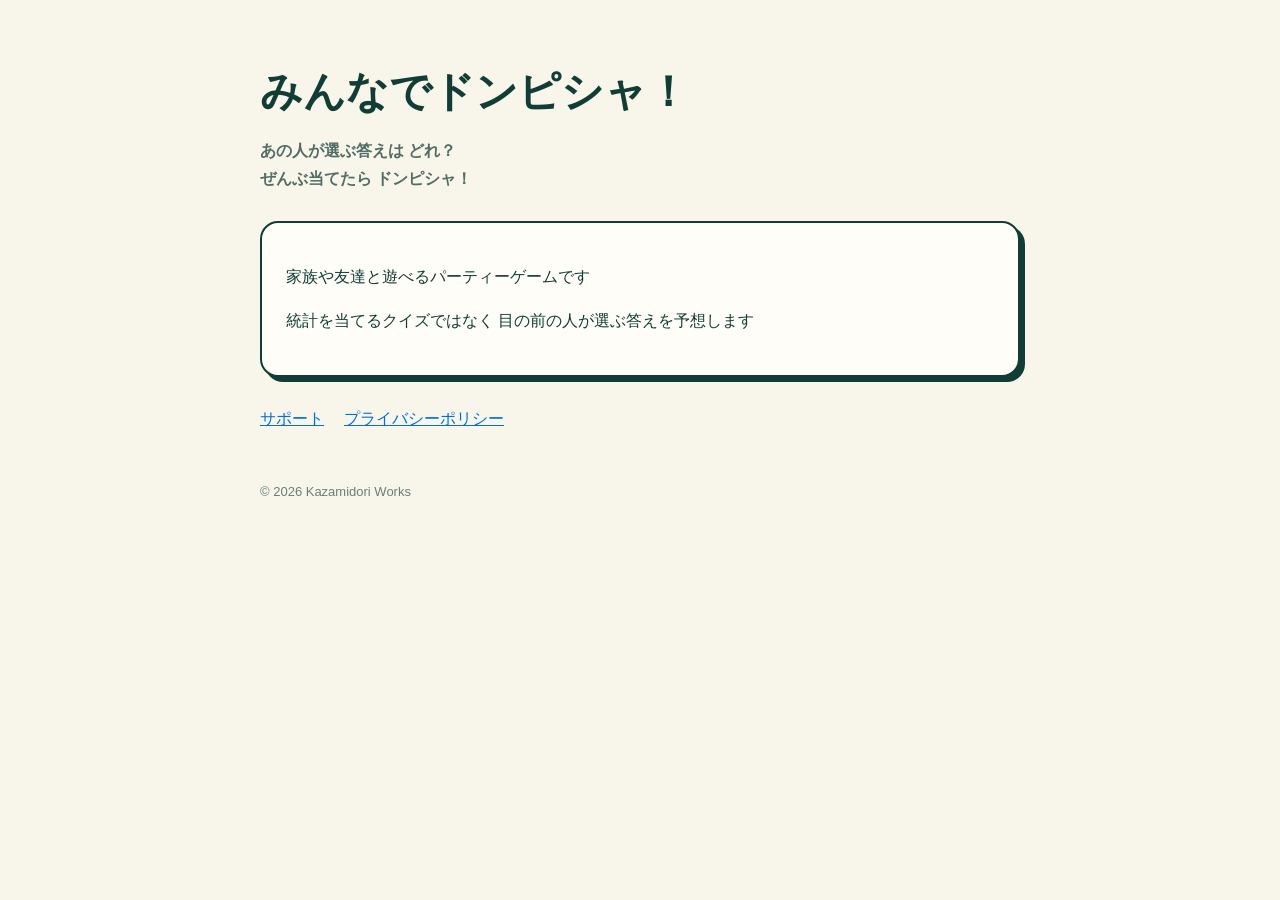
<file: index.html>
<!doctype html>
<html lang="ja">
<head>
  <meta charset="utf-8">
  <meta name="viewport" content="width=device-width, initial-scale=1">
  <title>みんなでドンピシャ！</title>
  <link rel="stylesheet" href="./style.css">
</head>
<body>
  <main>
    <h1>みんなでドンピシャ！</h1>
    <p class="lead">あの人が選ぶ答えは どれ？<br>ぜんぶ当てたら ドンピシャ！</p>
    <div class="card">
      <p>家族や友達と遊べるパーティーゲームです</p>
      <p>統計を当てるクイズではなく 目の前の人が選ぶ答えを予想します</p>
    </div>
    <nav class="nav" aria-label="案内">
      <a href="./support/">サポート</a>
      <a href="./privacy/">プライバシーポリシー</a>
    </nav>
    <p class="small">© 2026 Kazamidori Works</p>
  </main>
</body>
</html>
</file>
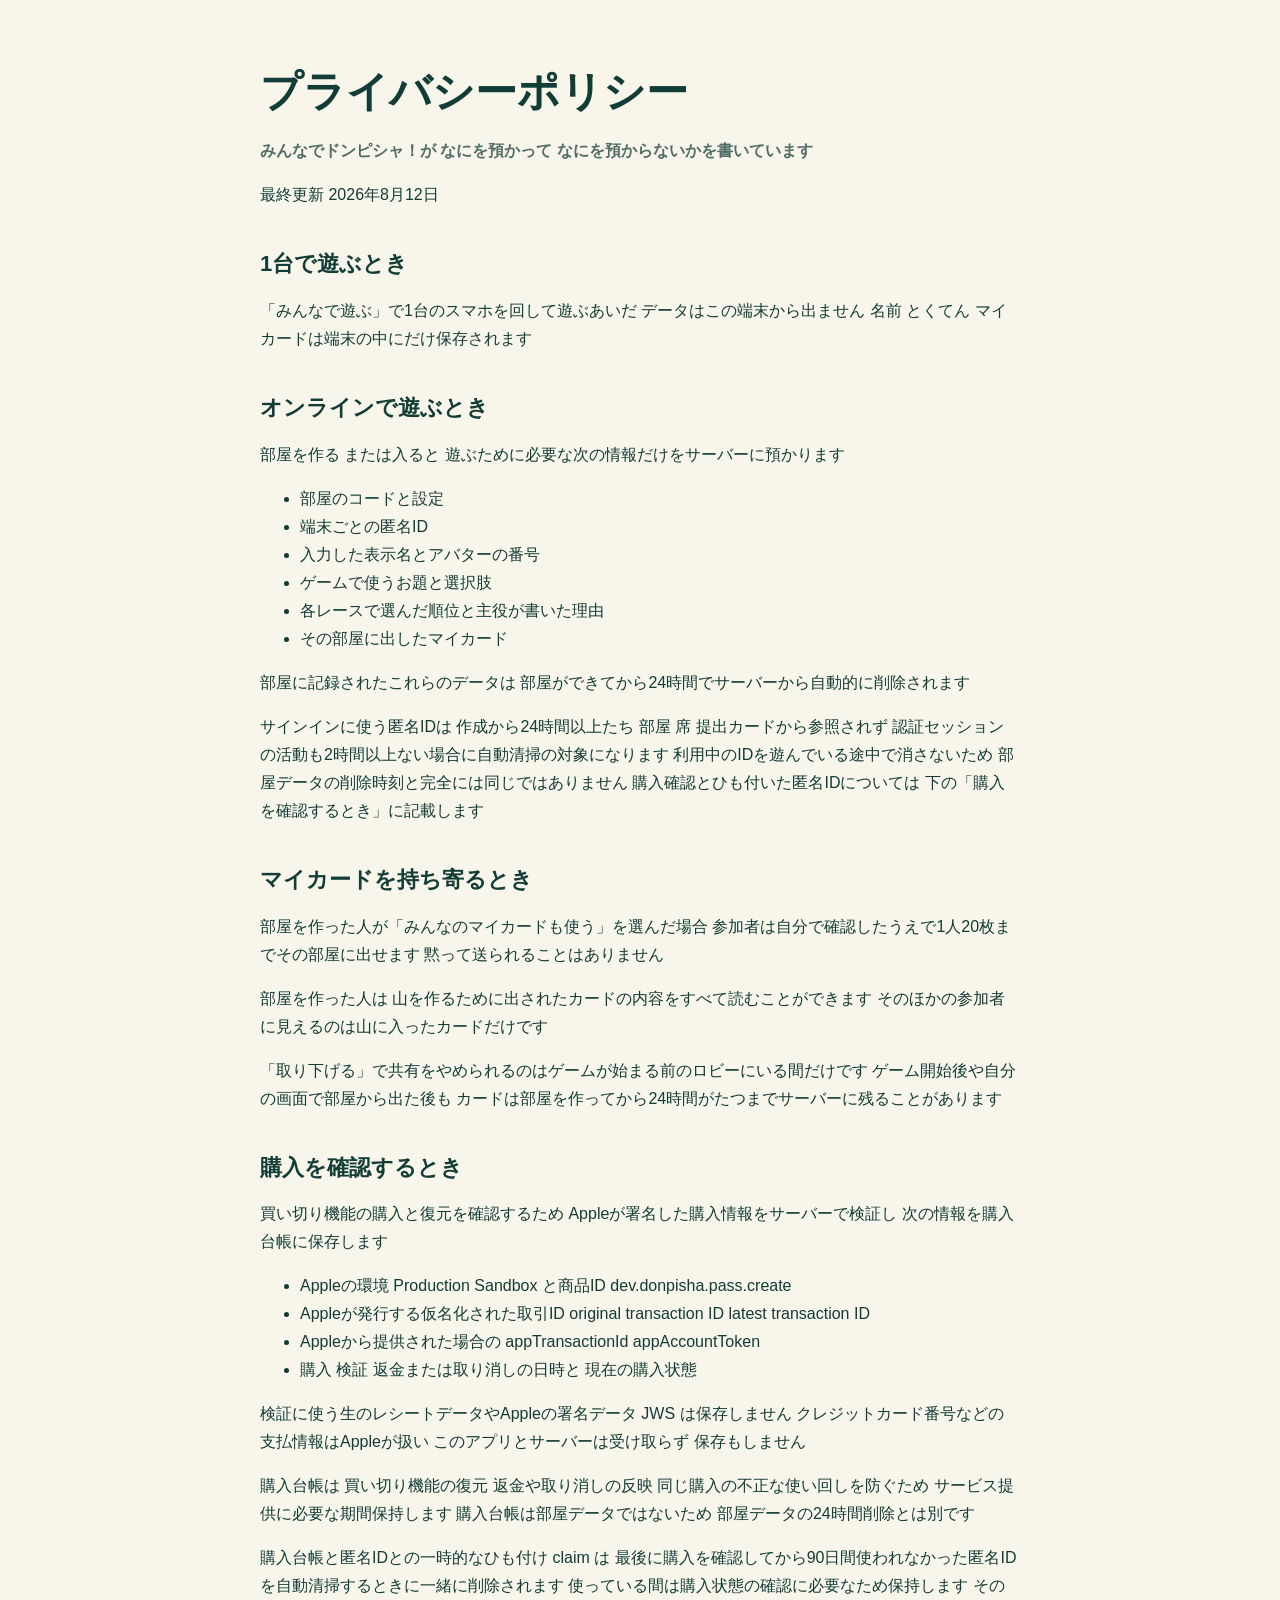
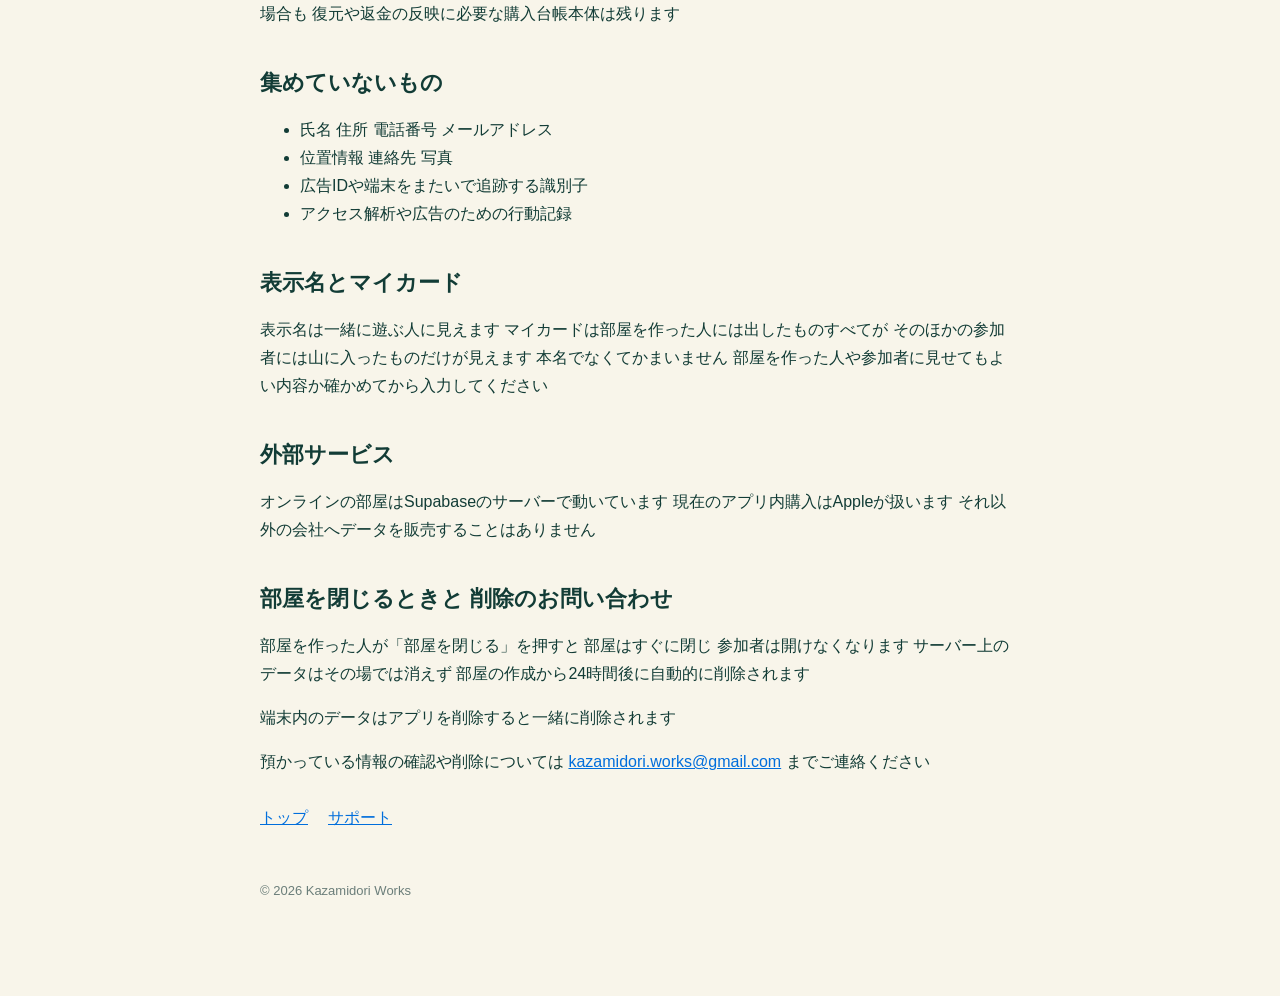
<file: privacy/index.html>
<!doctype html>
<html lang="ja">
<head>
  <meta charset="utf-8">
  <meta name="viewport" content="width=device-width, initial-scale=1">
  <title>プライバシーポリシー | みんなでドンピシャ！</title>
  <link rel="stylesheet" href="../style.css">
</head>
<body>
  <main>
    <h1>プライバシーポリシー</h1>
    <p class="lead">みんなでドンピシャ！が なにを預かって なにを預からないかを書いています</p>
    <p>最終更新 2026年8月12日</p>

    <h2>1台で遊ぶとき</h2>
    <p>「みんなで遊ぶ」で1台のスマホを回して遊ぶあいだ データはこの端末から出ません 名前 とくてん マイカードは端末の中にだけ保存されます</p>

    <h2>オンラインで遊ぶとき</h2>
    <p>部屋を作る または入ると 遊ぶために必要な次の情報だけをサーバーに預かります</p>
    <ul>
      <li>部屋のコードと設定</li>
      <li>端末ごとの匿名ID</li>
      <li>入力した表示名とアバターの番号</li>
      <li>ゲームで使うお題と選択肢</li>
      <li>各レースで選んだ順位と主役が書いた理由</li>
      <li>その部屋に出したマイカード</li>
    </ul>
    <p>部屋に記録されたこれらのデータは 部屋ができてから24時間でサーバーから自動的に削除されます</p>
    <p>サインインに使う匿名IDは 作成から24時間以上たち 部屋 席 提出カードから参照されず 認証セッションの活動も2時間以上ない場合に自動清掃の対象になります 利用中のIDを遊んでいる途中で消さないため 部屋データの削除時刻と完全には同じではありません 購入確認とひも付いた匿名IDについては 下の「購入を確認するとき」に記載します</p>

    <h2>マイカードを持ち寄るとき</h2>
    <p>部屋を作った人が「みんなのマイカードも使う」を選んだ場合 参加者は自分で確認したうえで1人20枚までその部屋に出せます 黙って送られることはありません</p>
    <p>部屋を作った人は 山を作るために出されたカードの内容をすべて読むことができます そのほかの参加者に見えるのは山に入ったカードだけです</p>
    <p>「取り下げる」で共有をやめられるのはゲームが始まる前のロビーにいる間だけです ゲーム開始後や自分の画面で部屋から出た後も カードは部屋を作ってから24時間がたつまでサーバーに残ることがあります</p>

    <h2>購入を確認するとき</h2>
    <p>買い切り機能の購入と復元を確認するため Appleが署名した購入情報をサーバーで検証し 次の情報を購入台帳に保存します</p>
    <ul>
      <li>Appleの環境 Production Sandbox と商品ID dev.donpisha.pass.create</li>
      <li>Appleが発行する仮名化された取引ID original transaction ID latest transaction ID</li>
      <li>Appleから提供された場合の appTransactionId appAccountToken</li>
      <li>購入 検証 返金または取り消しの日時と 現在の購入状態</li>
    </ul>
    <p>検証に使う生のレシートデータやAppleの署名データ JWS は保存しません クレジットカード番号などの支払情報はAppleが扱い このアプリとサーバーは受け取らず 保存もしません</p>
    <p>購入台帳は 買い切り機能の復元 返金や取り消しの反映 同じ購入の不正な使い回しを防ぐため サービス提供に必要な期間保持します 購入台帳は部屋データではないため 部屋データの24時間削除とは別です</p>
    <p>購入台帳と匿名IDとの一時的なひも付け claim は 最後に購入を確認してから90日間使われなかった匿名IDを自動清掃するときに一緒に削除されます 使っている間は購入状態の確認に必要なため保持します その場合も 復元や返金の反映に必要な購入台帳本体は残ります</p>

    <h2>集めていないもの</h2>
    <ul>
      <li>氏名 住所 電話番号 メールアドレス</li>
      <li>位置情報 連絡先 写真</li>
      <li>広告IDや端末をまたいで追跡する識別子</li>
      <li>アクセス解析や広告のための行動記録</li>
    </ul>

    <h2>表示名とマイカード</h2>
    <p>表示名は一緒に遊ぶ人に見えます マイカードは部屋を作った人には出したものすべてが そのほかの参加者には山に入ったものだけが見えます 本名でなくてかまいません 部屋を作った人や参加者に見せてもよい内容か確かめてから入力してください</p>

    <h2>外部サービス</h2>
    <p>オンラインの部屋はSupabaseのサーバーで動いています 現在のアプリ内購入はAppleが扱います それ以外の会社へデータを販売することはありません</p>

    <h2>部屋を閉じるときと 削除のお問い合わせ</h2>
    <p>部屋を作った人が「部屋を閉じる」を押すと 部屋はすぐに閉じ 参加者は開けなくなります サーバー上のデータはその場では消えず 部屋の作成から24時間後に自動的に削除されます</p>
    <p>端末内のデータはアプリを削除すると一緒に削除されます</p>
    <p>預かっている情報の確認や削除については <a href="mailto:kazamidori.works@gmail.com">kazamidori.works@gmail.com</a> までご連絡ください</p>

    <nav class="nav" aria-label="案内">
      <a href="../">トップ</a>
      <a href="../support/">サポート</a>
    </nav>
    <p class="small">© 2026 Kazamidori Works</p>
  </main>
</body>
</html>
</file>
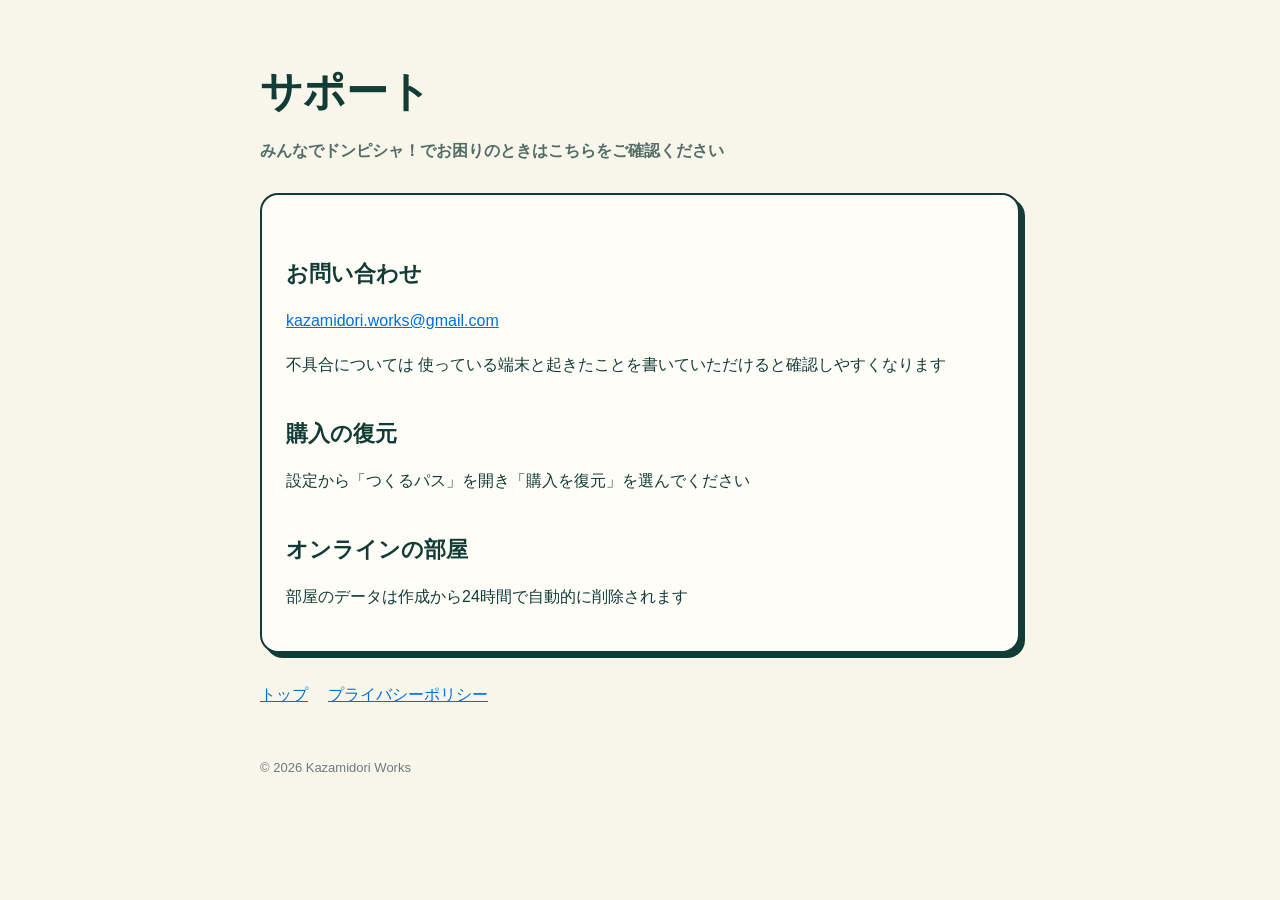
<file: support/index.html>
<!doctype html>
<html lang="ja">
<head>
  <meta charset="utf-8">
  <meta name="viewport" content="width=device-width, initial-scale=1">
  <title>サポート | みんなでドンピシャ！</title>
  <link rel="stylesheet" href="../style.css">
</head>
<body>
  <main>
    <h1>サポート</h1>
    <p class="lead">みんなでドンピシャ！でお困りのときはこちらをご確認ください</p>
    <div class="card">
      <h2>お問い合わせ</h2>
      <p><a href="mailto:kazamidori.works@gmail.com">kazamidori.works@gmail.com</a></p>
      <p>不具合については 使っている端末と起きたことを書いていただけると確認しやすくなります</p>
      <h2>購入の復元</h2>
      <p>設定から「つくるパス」を開き「購入を復元」を選んでください</p>
      <h2>オンラインの部屋</h2>
      <p>部屋のデータは作成から24時間で自動的に削除されます</p>
    </div>
    <nav class="nav" aria-label="案内">
      <a href="../">トップ</a>
      <a href="../privacy/">プライバシーポリシー</a>
    </nav>
    <p class="small">© 2026 Kazamidori Works</p>
  </main>
</body>
</html>
</file>
<file: style.css>
:root {
  color-scheme: light;
  font-family: -apple-system, BlinkMacSystemFont, "Hiragino Sans", "Yu Gothic", sans-serif;
  color: #123c36;
  background: #f8f5ea;
}

* { box-sizing: border-box; }

body {
  margin: 0;
  line-height: 1.75;
}

main {
  width: min(760px, calc(100% - 32px));
  margin: 0 auto;
  padding: 64px 0 80px;
}

h1, h2 { line-height: 1.35; }
h1 { margin: 0 0 8px; font-size: clamp(28px, 6vw, 42px); }
h2 { margin-top: 40px; font-size: 22px; }
p, li { font-size: 16px; }
a { color: #006edc; }
.lead { color: #526d68; font-weight: 700; }
.card {
  margin-top: 28px;
  padding: 24px;
  border: 2px solid #123c36;
  border-radius: 18px;
  background: #fffdf7;
  box-shadow: 5px 5px 0 #123c36;
}
.nav { display: flex; flex-wrap: wrap; gap: 12px 20px; margin-top: 28px; }
.small { margin-top: 48px; color: #6b7e7a; font-size: 13px; }
</file>
